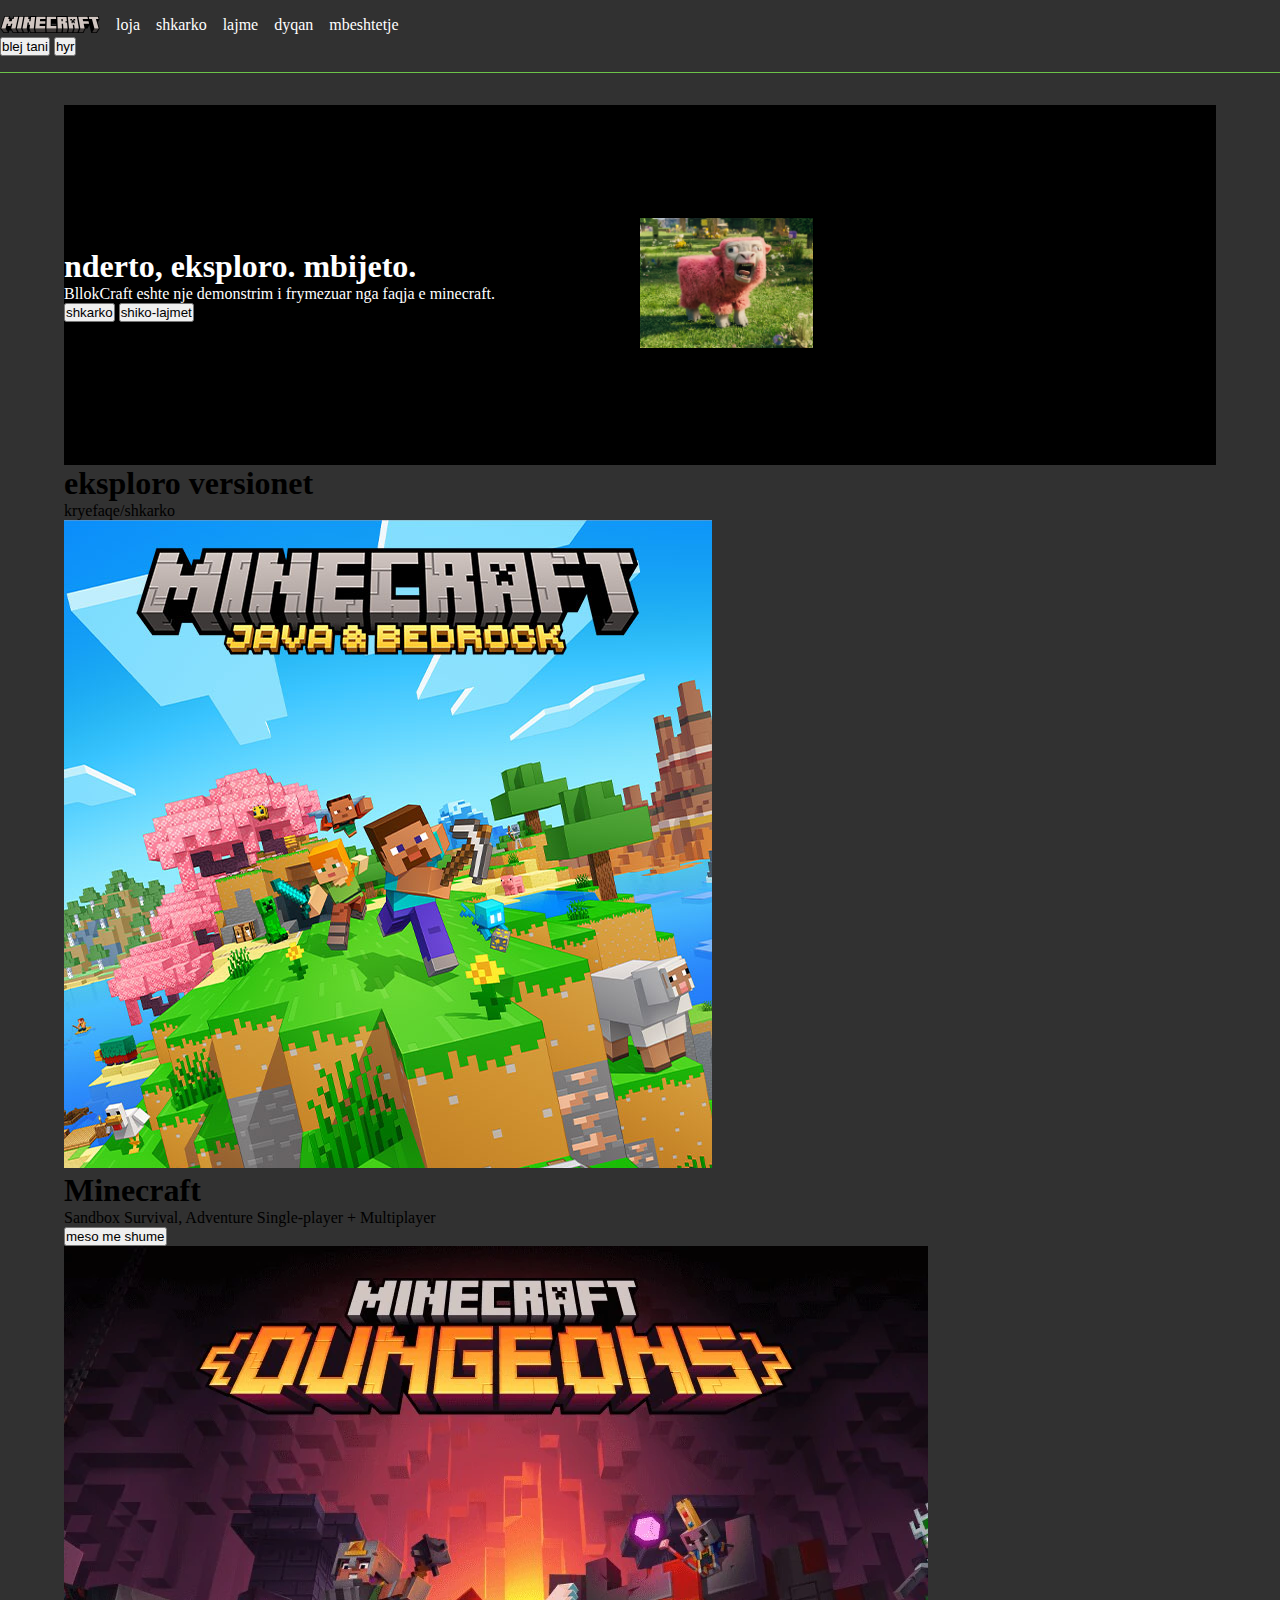
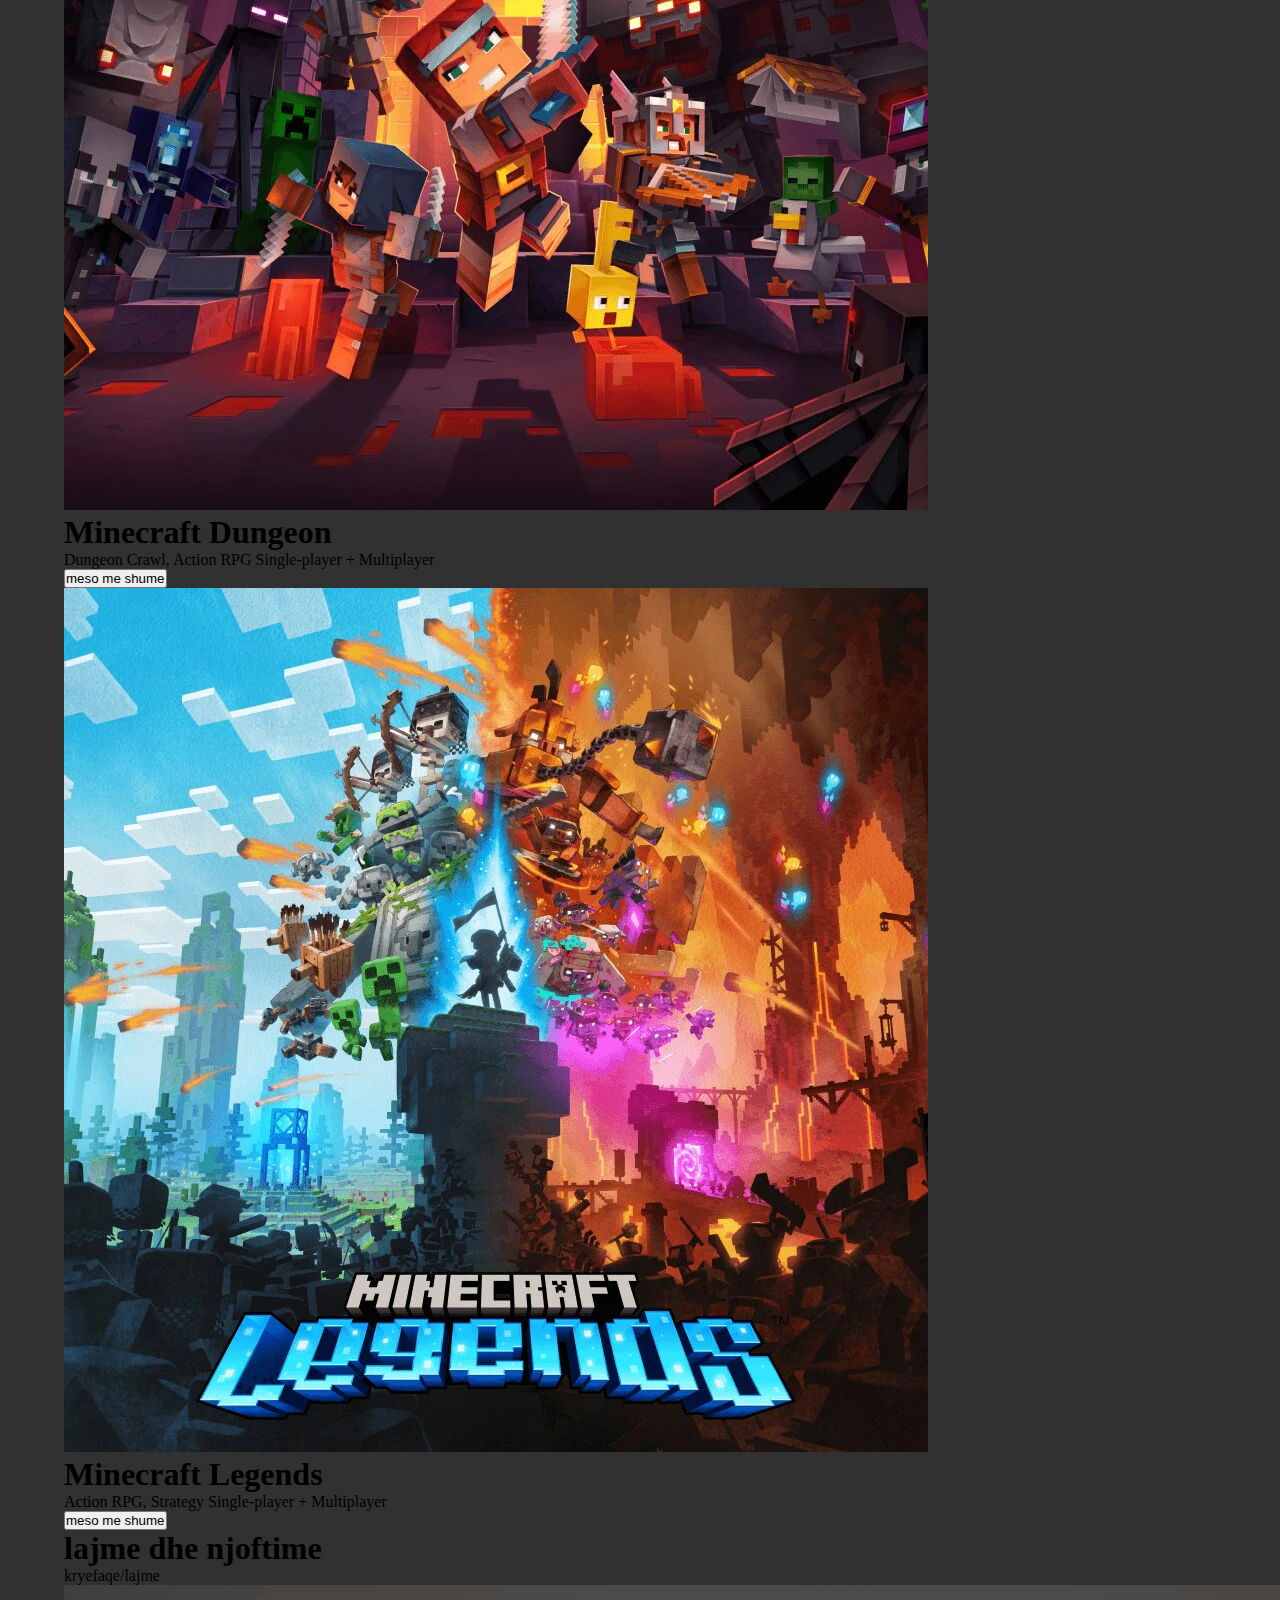
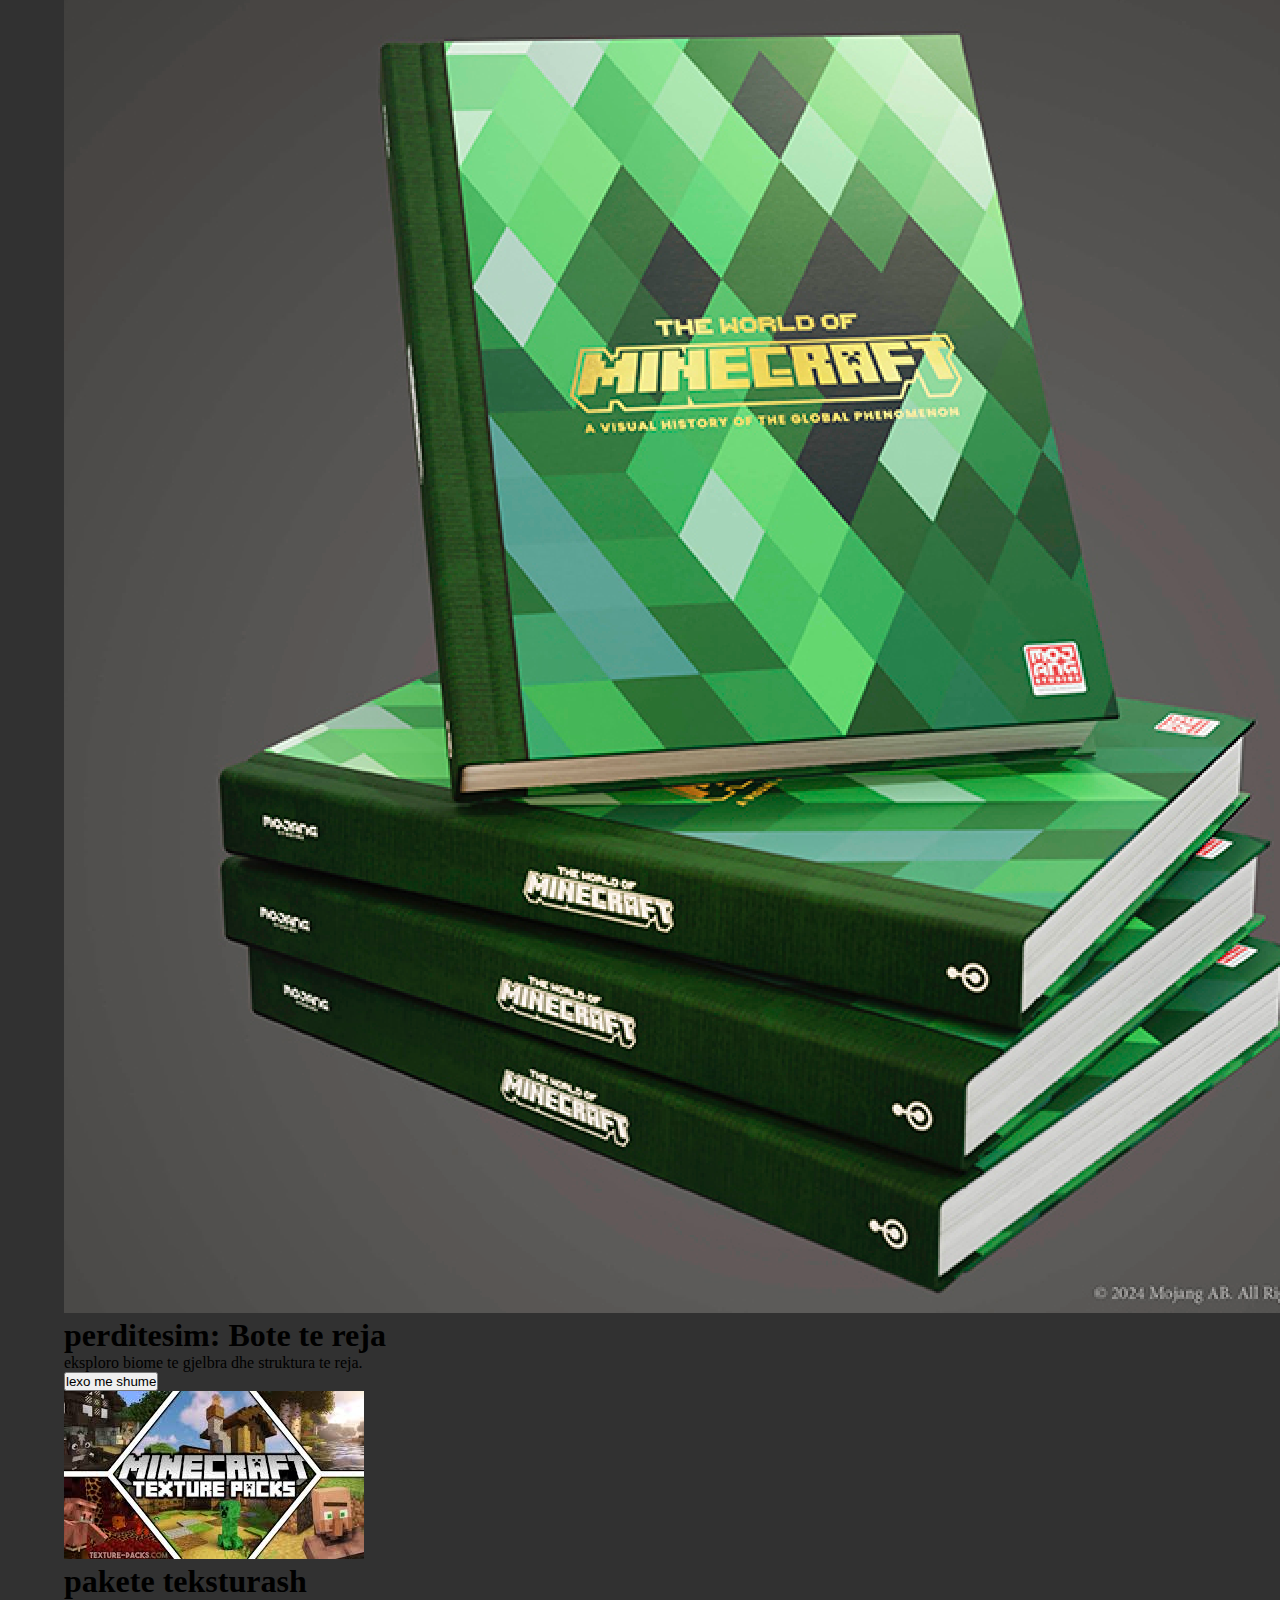
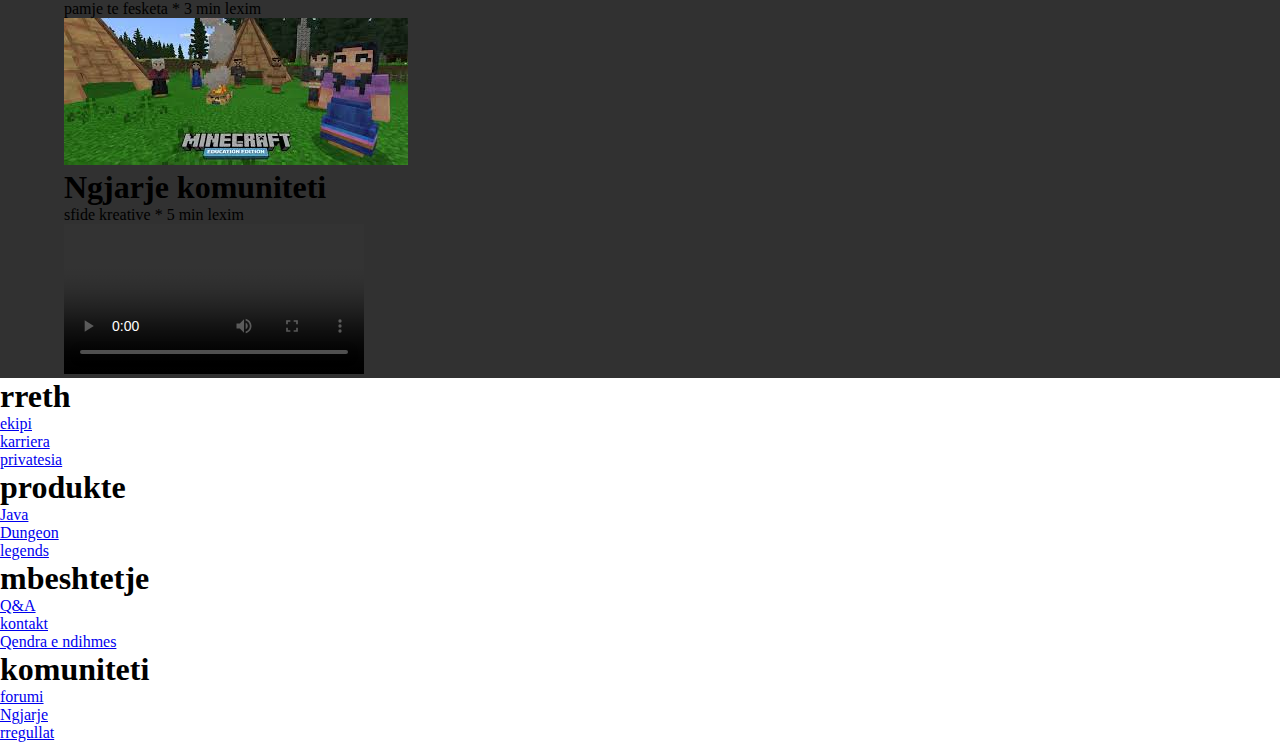
<file: index.html>
<!DOCTYPE html>
<html lang="en">
  <head>
    <meta charset="UTF-8" />
    <meta name="viewport" content="width=device-width, initial-scale=1.0" />
    <title>Document</title>
    <link rel="stylesheet" href="./style.css" />
  </head>
  <body>
    <header>
      <nav>
        <div class="logo">
          <img width="100px" src="/assets/images/minecraft-logo.svg" />
        </div>

        <ul>
          <li>
            <a href="#">loja</a>
          </li>

          <li>
            <a href="#">shkarko</a>
          </li>

          <li>
            <a href="#">lajme</a>
          </li>

          <li>
            <a href="#">dyqan</a>
          </li>

          <li>
            <a href="#">mbeshtetje</a>
          </li>
        </ul>
      </nav>

      <div class="buttonWrapper">
        <button class="blej">blej tani</button>
        <button class="hyr">hyr</button>
      </div>
    </header>
    <div class="main-wrapper">
      <main>
        <div class="box-main">
          <div class="left-box">
            <h1>nderto, eksploro. mbijeto.</h1>
            <p>
              BllokCraft eshte nje demonstrim i frymezuar nga faqja e minecraft.
            </p>
            <button class="shkarko">shkarko</button>
            <button class="shiko-lajmet">shiko-lajmet</button>
          </div>

          <div class="right-box">
            <img src="/assets/images/box-img.jpg" />
          </div>
        </div>

        <div class="versionet">
          <div class="versionet-titull">
            <h1>eksploro versionet</h1>
            <p>kryefaqe/shkarko</p>
          </div>

          <div class="box-versionet">
            <div class="versionet-left-box">
              <img src="/assets/images/javaed.jpg" />
              <h1>Minecraft</h1>
              <p>Sandbox Survival, Adventure Single-player + Multiplayer</p>
              <button>meso me shume</button>
            </div>
            <div class="versionet-mid-box">
              <img src="/assets/images/dunged.webp" />
              <h1>Minecraft Dungeon</h1>
              <p>Dungeon Crawl, Action RPG Single-player + Multiplayer</p>
              <button>meso me shume</button>
            </div>
            <div class="versionet-right-box">
              <img src="/assets/images/legends.webp" />
              <h1>Minecraft Legends</h1>
              <p>Action RPG, Strategy Single-player + Multiplayer</p>
              <button>meso me shume</button>
            </div>
          </div>
        </div>

        <div class="lajme-njoftime-box">
          <div class="lajme-njoftime-titull">
            <h1>lajme dhe njoftime</h1>
            <p>kryefaqe/lajme</p>
          </div>
          <div class="lajme-njoftime-left-box">
            <img src="/assets/images/world-of-minecraft.png" />
            <h1>perditesim: Bote te reja</h1>
            <p>eksploro biome te gjelbra dhe struktura te reja.</p>
            <button>lexo me shume</button>
          </div>
          <div class="lajme-njoftime-right-top-box">
            <img src="/assets/images/texture-packs.jpg" />
            <h1>pakete teksturash</h1>
            <p>pamje te fesketa * 3 min lexim</p>
          </div>
          <div class="lajme-njoftime-right-bottom-box">
            <img src="/assets/images/community.jpg" />
            <h1>Ngjarje komuniteti</h1>
            <p>sfide kreative * 5 min lexim</p>
          </div>
        </div>

        <div class="video-box">
          <video controls></video>
        </div>
      </main>
    </div>

    <footer>
      <ul class="rreth-box">
        <h1>rreth</h1>
        <li>
          <a href="#">ekipi</a>
        </li>
        <li>
          <a href="#">karriera</a>
        </li>
        <li>
          <a href="#">privatesia</a>
        </li>
      </ul>

      <ul class="produkte-box">
        <h1>produkte</h1>
        <li>
          <a href="#">Java</a>
        </li>
        <li>
          <a href="#">Dungeon</a>
        </li>
        <li>
          <a href="#">legends</a>
        </li>
      </ul>

      <ul class="mbeshtetje-box">
        <h1>mbeshtetje</h1>
        <li>
          <a href="#">Q&A</a>
        </li>
        <li>
          <a href="#">kontakt</a>
        </li>
        <li>
          <a href="#">Qendra e ndihmes</a>
        </li>
      </ul>

      <ul class="komuniteti-box">
        <h1>komuniteti</h1>
        <li>
          <a href="#">forumi</a>
        </li>
        <li>
          <a href="#">Ngjarje</a>
        </li>
        <li>
          <a href="#">rregullat</a>
        </li>
      </ul>
    </footer>
  </body>
</html>
</file>
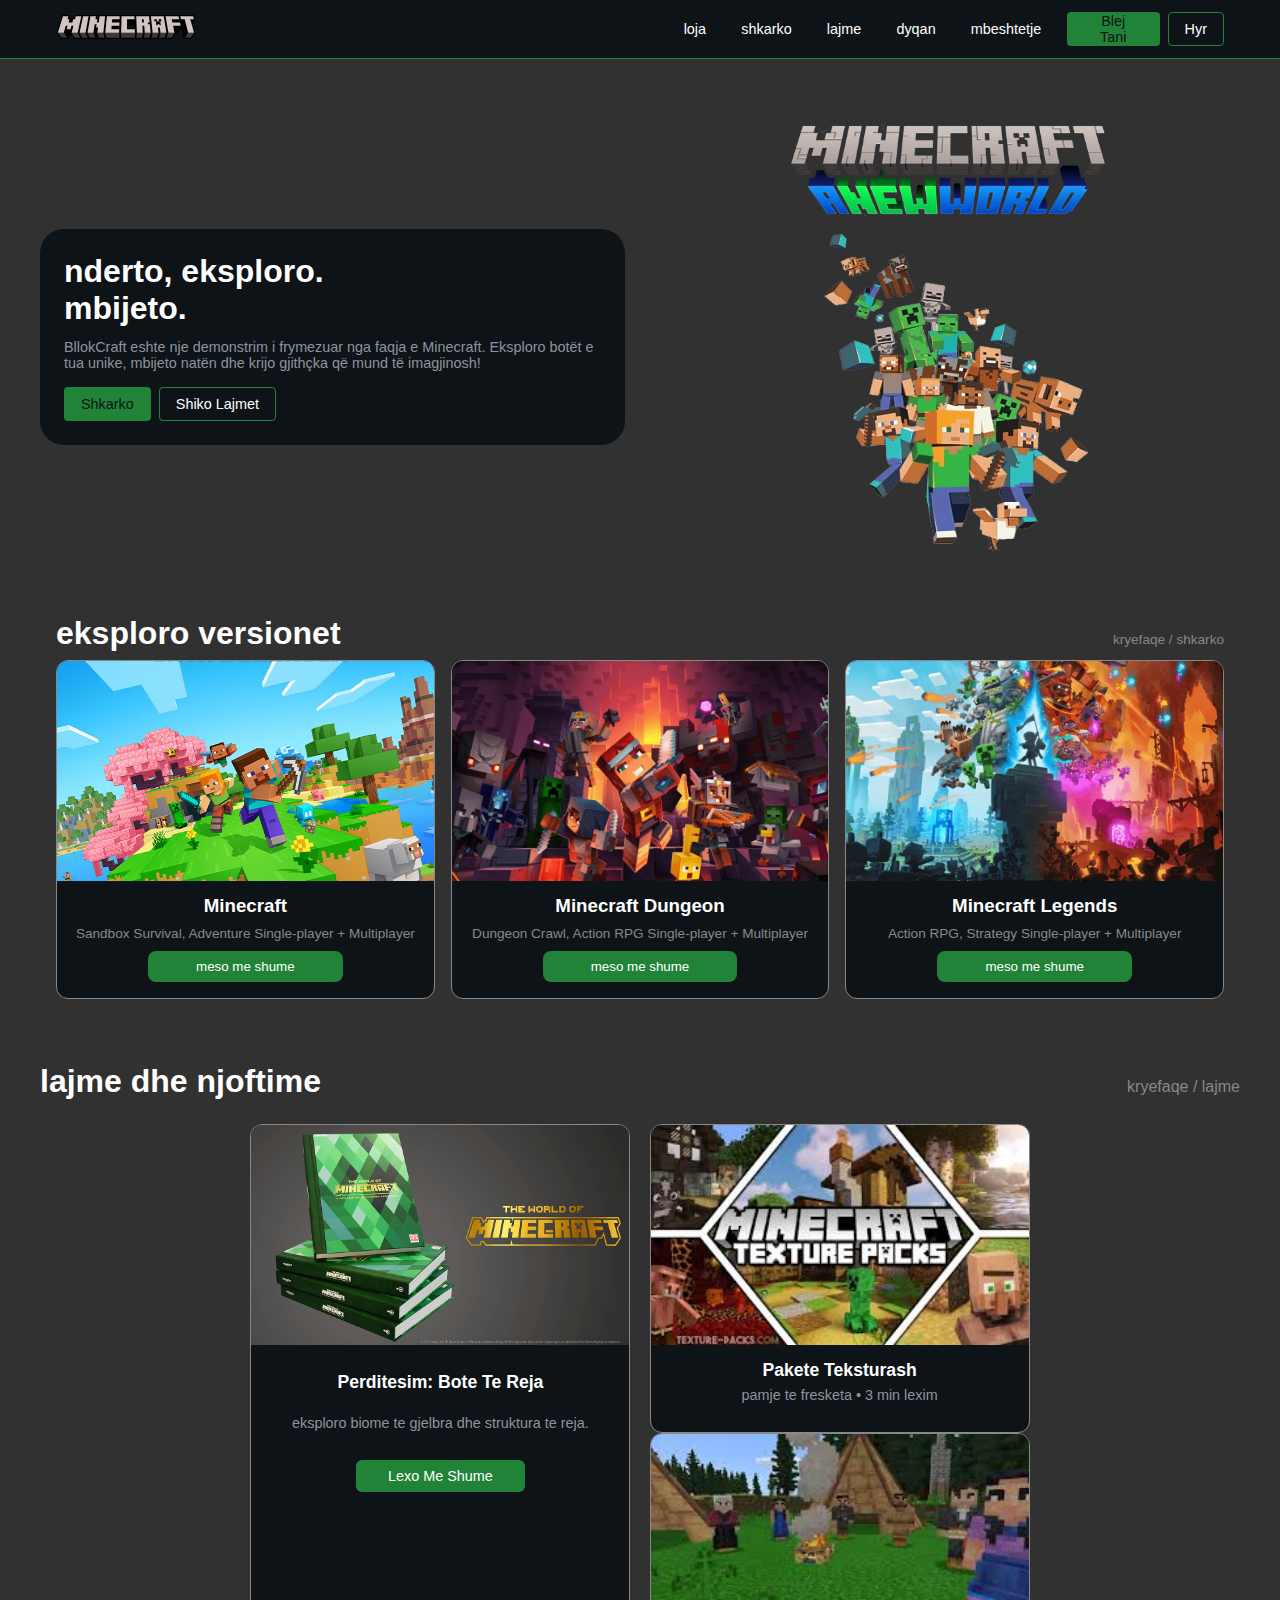
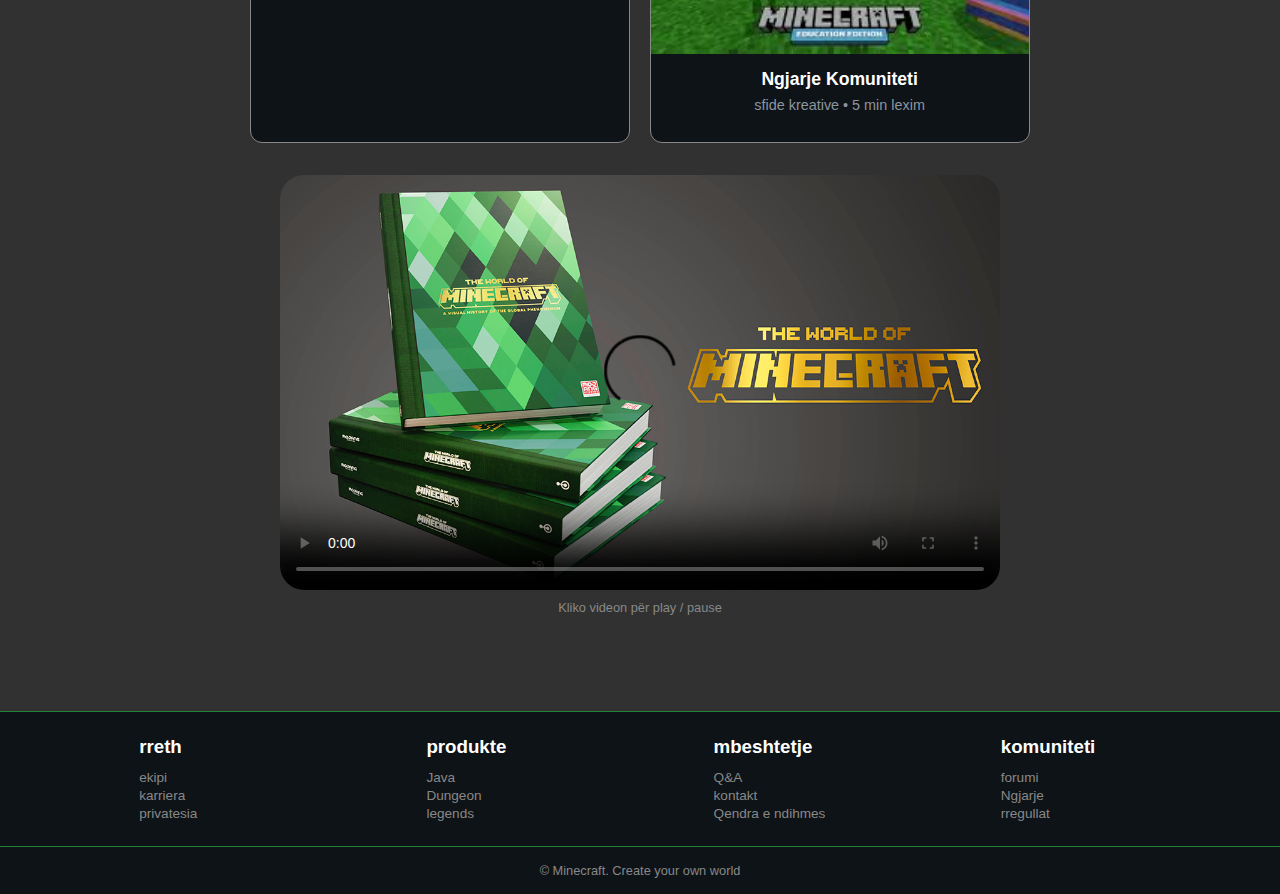
<file: Final-Projekt/index.html>
<!DOCTYPE html>
<html lang="sq">
  <head>
    <meta charset="UTF-8" />
    <meta name="viewport" content="width=device-width, initial-scale=1.0" />
    <title>BllokCraft</title>

    <!-- CSS i jashtëm -->
    <link rel="stylesheet" href="style.css" />
  </head>

  <body>
    <!-- ========== HEADER ========== -->
    <header>
      <div class="container header-inner">
        <nav class="nav-bar">
          <div class="logo">
            <img src="/assets/images/minecraft-logo.svg" alt="minecraft-logo" />
          </div>

          <!-- Hamburger button -->
          <button class="nav-toggle" aria-label="Hap mbyll menun">
            <span></span>
            <span></span>
            <span></span>
          </button>

          <ul class="nav-menu">
            <li><a href="#">loja</a></li>
            <li><a href="#">shkarko</a></li>
            <li><a href="#">lajme</a></li>
            <li><a href="#">dyqan</a></li>
            <li><a href="#">mbeshtetje</a></li>
          </ul>
        </nav>

        <div class="auth-buttons">
          <button class="btn-blej btn">blej tani</button>
          <button class="btn-hyr btn">
            <a href="index/login.html">hyr</a>
          </button>
        </div>
      </div>
    </header>

    <!-- ========== BACKGROUND WRAPPER ========== -->
    <div class="background-wrapper">
      <section class="homepage">
        <!-- HERO SECTION -->
        <section class="first-section container" id="shkarko">
          <div class="hero-left">
            <h1>
              nderto, eksploro. <br />
              mbijeto.
            </h1>

            <p>
              BllokCraft eshte nje demonstrim i frymezuar nga faqja e Minecraft.
              Eksploro botët e tua unike, mbijeto natën dhe krijo gjithçka që
              mund të imagjinosh!
            </p>

            <div class="hero-buttons">
              <button class="btn-shkarko btn">shkarko</button>
              <button class="btn-shiko-lajmet btn">shiko lajmet</button>
            </div>
          </div>

          <div class="hero-right">
            <img
              src="/assets/images/Minecraft_-_A_New_World-removebg-preview.png"
              alt="minecraft world"
            />
            <img
              src="/assets/images/minecraft-characters-removebg-preview.png"
              alt="characters"
            />
          </div>
        </section>

        <!-- VERSIONET -->
        <section class="versions-section">
          <div class="versions-title container">
            <h1>eksploro versionet</h1>
            <p>kryefaqe / shkarko</p>
          </div>

          <section class="versions-list container">
            <div class="version-card img-size">
              <img src="/assets/images/javaed.jpg" alt="minecraft java" />
              <h3>Minecraft</h3>
              <p>Sandbox Survival, Adventure Single-player + Multiplayer</p>
              <button class="btn-version">meso me shume</button>
            </div>

            <div class="version-card img-size">
              <img src="/assets/images/dunged.webp" alt="minecraft dungeon" />
              <h3>Minecraft Dungeon</h3>
              <p>Dungeon Crawl, Action RPG Single-player + Multiplayer</p>
              <button class="btn-version">meso me shume</button>
            </div>

            <div class="version-card img-size">
              <img src="/assets/images/legends.webp" alt="minecraft legends" />
              <h3>Minecraft Legends</h3>
              <p>Action RPG, Strategy Single-player + Multiplayer</p>
              <button class="btn-version">meso me shume</button>
            </div>
          </section>
        </section>

        <!-- LAJME -->
        <section class="news-section container" id="lajme">
          <div class="news-title">
            <h1>lajme dhe njoftime</h1>
            <p>kryefaqe / lajme</p>
          </div>

          <section class="news-wrapper">
            <div class="news-main-box news-box">
              <img
                src="/assets/images/world-of-minecraft.png"
                alt="world update"
              />
              <h4>perditesim: Bote te reja</h4>
              <p>eksploro biome te gjelbra dhe struktura te reja.</p>
              <button class="btn btn-news">lexo me shume</button>
            </div>

            <div class="news-side-boxes">
              <div class="news-box">
                <img
                  src="/assets/images/texture-packs.jpg"
                  alt="texture packs"
                />
                <h4>pakete teksturash</h4>
                <p>pamje te fresketa • 3 min lexim</p>
              </div>

              <div class="news-box">
                <img src="/assets/images/community.jpg" alt="community" />
                <h4>Ngjarje komuniteti</h4>
                <p>sfide kreative • 5 min lexim</p>
              </div>
            </div>
          </section>
        </section>

        <!-- VIDEO SECTION -->
        <section class="video-section container">
          <video controls poster="/assets/images/world-of-minecraft.png">
            <source src="" type="video/mp4" />
          </video>
          <p class="video-hint">Kliko videon për play / pause</p>
        </section>
      </section>
    </div>

    <!-- ========== FOOTER ========== -->
    <footer>
      <ul class="footer-box">
        <h3>rreth</h3>
        <li><a href="#">ekipi</a></li>
        <li><a href="#">karriera</a></li>
        <li><a href="#">privatesia</a></li>
      </ul>

      <ul class="footer-box">
        <h3>produkte</h3>
        <li><a href="">Java</a></li>
        <li><a href="#">Dungeon</a></li>
        <li><a href="#">legends</a></li>
      </ul>

      <ul class="footer-box">
        <h3>mbeshtetje</h3>
        <li><a href="#">Q&A</a></li>
        <li><a href="#">kontakt</a></li>
        <li><a href="#">Qendra e ndihmes</a></li>
      </ul>

      <ul class="footer-box">
        <h3>komuniteti</h3>
        <li><a href="#">forumi</a></li>
        <li><a href="#">Ngjarje</a></li>
        <li><a href="#">rregullat</a></li>
      </ul>
    </footer>

    <section class="outer-footer">
      <p>© <span id="year"></span> Minecraft. Create your own world</p>
    </section>

    <!-- JavaScript i jashtëm -->
    <script src="script.js"></script>
  </body>
</html>
</file>
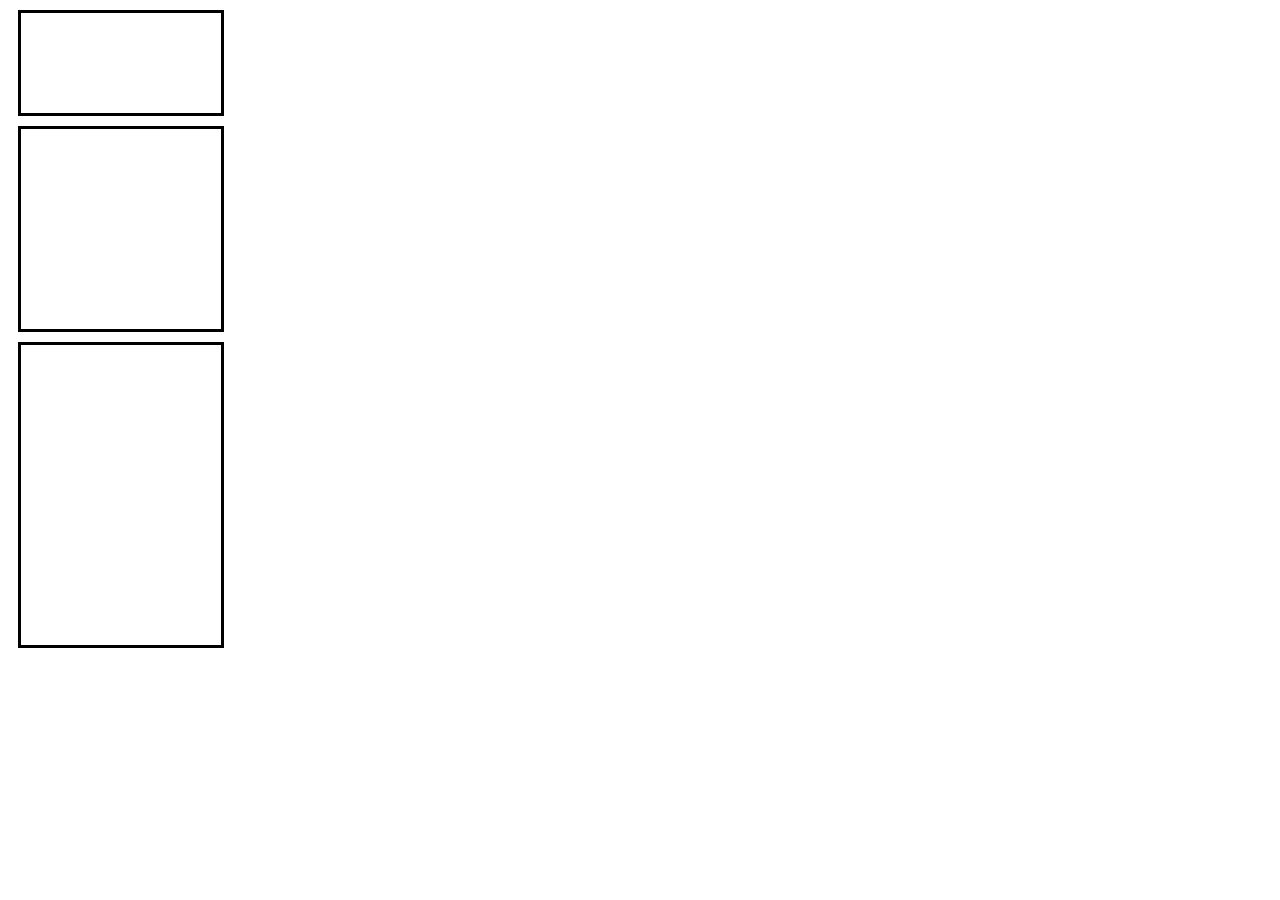
<file: flex-box-practice/index.html>
<!DOCTYPE html>
<html lang="en">
<head>
    <meta charset="UTF-8">
    <meta name="viewport" content="width=device-width, initial-scale=1.0">
    <title>Document</title>
    <link rel="stylesheet" href="style.css">
</head>
<body>
    <div class="flexbox-container">
        <div class="flexbox-item flexbox-item-1"></div>
        <div class="flexbox-item flexbox-item-2"></div>
        <div class="flexbox-item flexbox-item-3"></div>

    </div>
</body>
</html>
</file>
<file: style.css>
* {
  margin: 0;
  padding: 0;
  box-sizing: border-box;
}
header{
  background-color: #313131;
  border-bottom: #6cc349 1px solid;
  padding: 1rem 0;
}
header .container {
  display: flex;
  align-items: center;
  justify-content: space-between;
}
.container{
  width:100%;
  max-width: 1200px;
  margin: auto;
}
.main-wrapper {
  padding: 2rem 4rem 0 4rem;
  background-color: #313131;
}

header nav {
  display: flex;
}

header nav ul {
  display: flex;
  list-style-type: none;
}
header nav ul li a {
  padding-left: 1rem;
  color: #fff;
  text-decoration: none;
}

main .box-main {
  width: 100%;
  display: flex;
  align-items: center;
  height: 40vh;
  background-color: black;

}

main .box-main .left-box,
main .box-main .right-box{
  width: 50%;
  color: white;
}

main .box-main img {
  width: 30%;
  height: auto;
}
</file>
<file: flex-box-practice/style.css>
.flexbox-container {
}


.flexbox-item  {
    width: 200px;
    margin: 10px; 
    border: 3px solid black; 
    
}

.flexbox-item-1 {

    min-height: 100px;
}

.flexbox-item-2 {

    min-height: 200px;
}

.flexbox-item-3 {

    min-height: 300px;
}
</file>
<file: Final-Projekt/style.css>
/* ========== RESET BAZË ========== */
* {
  margin: 0;
  padding: 0;
  box-sizing: border-box;
}

body {
  font-family: Arial, Helvetica, sans-serif;
  background-color: #313131;
  color: #fff;
}

a {
  color: inherit;
  text-decoration: none;
}

ul {
  list-style: none;
}

p {
  color: #888;
}

/* ========== UTILITET ========== */
.container {
  max-width: 1200px;
  width: 100%;
  margin: 0 auto;
  padding: 0 1rem;
}

.btn {
  padding: 0.5rem 1rem;
  border-radius: 4px;
  border: 1px solid transparent;
  background: transparent;
  cursor: pointer;
  text-transform: capitalize;
  font-size: 0.9rem;
  transition: 0.15s ease;
}

/* ========== HEADER ========== */
header {
  background-color: #0e1317;
  border-bottom: 1px solid #218337;
  padding: 0.75rem 0;
}

.header-inner {
  display: flex;
  align-items: center;
  justify-content: space-between;
  gap: 1rem;
}

.nav-bar {
  display: flex;
  align-items: center;
  gap: 2rem;
  justify-content: space-between;
  width: 100%;
}

.logo img {
  width: 140px;
}

/* Hamburger button */
.nav-toggle {
  display: none;
  flex-direction: column;
  gap: 4px;
  background: none;
  border: none;
  cursor: pointer;
}

.nav-toggle span {
  width: 23px;
  height: 3px;
  background-color: #41c95a;
  border-radius: 2px;
  transition: 0.25s ease;
}

.nav-toggle-open span {
  background-color: #ff5454;
}

.nav-toggle-open span:nth-child(1) {
  transform: translateY(6px) rotate(45deg);
}
.nav-toggle-open span:nth-child(2) {
  opacity: 0;
}
.nav-toggle-open span:nth-child(3) {
  transform: translateY(-6px) rotate(-45deg);
}

.nav-menu {
  display: flex;
  gap: 1rem;
}

.nav-menu li a {
  padding: 0.3rem 0.6rem;
  font-size: 0.9rem;
}

/* Buttons right */
.auth-buttons {
  display: flex;
  gap: 0.5rem;
}

.btn-blej {
  padding: 0 2rem;
  background-color: #218337;
  color: #0e1317;
}

.btn-hyr {
  border: 1px solid #218337;
  color: #fff;
}

.btn:hover {
  border-color: #218337;
  background: transparent;
  color: #218337;
}

/* ========== HOMEPAGE / HERO ========== */
.background-wrapper {
  background-color: #313131;
}

.homepage {
  padding-bottom: 3rem;
}

.first-section {
  display: flex;
  align-items: center;
  justify-content: space-between;
  gap: 2rem;
  padding: 4rem 0;
}

.hero-left {
  width: 50%;
  background-color: #0e1317;
  padding: 1.5rem;
  border-radius: 1.5rem;
}

.hero-left p {
  margin: 0.8rem 0 1rem;
  color: #8c959f;
  font-size: 0.9rem;
}

.hero-buttons {
  display: flex;
  gap: 0.5rem;
  flex-wrap: wrap;
}

.btn-shkarko {
  background-color: #218337;
  color: #0e1317;
}

.btn-shiko-lajmet {
  border: 1px solid #218337;
  color: #fff;
}

.hero-right {
  width: 50%;
  display: flex;
  flex-direction: column;
  align-items: center;
  gap: 1rem;
}

.hero-right img:first-child {
  max-width: 320px;
}

.hero-right img:last-child {
  max-width: 280px;
}

/* ========== VERSIONET ========== */
.versions-section {
  padding-bottom: 2rem;
}

.versions-title {
  display: flex;
  justify-content: space-between;
  align-items: baseline;
  padding-bottom: 0.5rem;
}

.versions-title p {
  font-size: 0.85rem;
}

.versions-list {
  display: flex;
  flex-wrap: wrap;
  gap: 1rem;
}

.version-card {
  flex: 1;
  min-width: 250px;
  max-width: 380px;
  border: 1px solid #888;
  border-radius: 12px;
  overflow: hidden;
  background-color: #0e1317;
  text-align: center;
  padding-bottom: 1rem;
  transition: 0.25s ease;
}

.version-card:hover {
  transform: translateY(-4px);
  border-color: #41c95a;
  box-shadow: 0 0 12px rgba(65, 201, 90, 0.4);
}

.version-card img {
  width: 100%;
  height: 220px;
  object-fit: cover;
}

.version-card h3 {
  margin: 0.6rem 0;
}

.version-card p {
  padding: 0 1rem;
  margin-bottom: 0.6rem;
  font-size: 0.85rem;
}

.btn-version {
  padding: 0.5rem 3rem;
  color: #fff;
  background: #218337;
  border-radius: 0.5rem;
  border: none;
  cursor: pointer;
  transition: 0.2s ease;
}

.btn-version:hover {
  background: transparent;
  border: 1px solid #218337;
  color: #41c95a;
}

/* ========== NEWS — VERSION STYLE ========== */

.news-section {
  padding: 2rem 0;
}

.news-title {
  display: flex;
  justify-content: space-between;
  align-items: baseline;
  margin-bottom: 1.5rem;
}

.news-wrapper {
  display: flex;
  flex-wrap: wrap;
  gap: 1.2rem;
  justify-content: center;
}

.news-box {
  flex: 1;
  min-width: 260px;
  max-width: 380px;
  background-color: #0e1317;
  border: 1px solid #888;
  border-radius: 12px;
  overflow: hidden;
  text-align: center;
  padding-bottom: 1rem;
  transition: 0.25s ease;
}

.news-box:hover {
  transform: translateY(-4px);
  border-color: #41c95a;
  box-shadow: 0 0 12px rgba(65, 201, 90, 0.4);
}
.news-main-box {
  display: flex;
  flex-direction: column;
  align-items: center;
  gap: 1rem;
}

.news-box img {
  width: 100%;
  height: 220px;
  object-fit: cover;
}

.news-box h4 {
  margin-top: 0.7rem;
  color: #fff;
  font-size: 1.1rem;
  text-transform: capitalize;
}

.news-box p {
  margin: 0.4rem 0 0.8rem;
  font-size: 0.9rem;
  color: #8c959f;
}

.btn-news {
  padding: 0.5rem 2rem;
  background-color: #218337;
  color: white;
  border-radius: 6px;
  border: none;
  cursor: pointer;
  transition: 0.25s ease;
}

.btn-news:hover {
  background: transparent;
  border: 1px solid #218337;
  color: #41c95a;
}

/* ========== VIDEO ========== */
.video-section {
  display: flex;
  flex-direction: column;
  align-items: center;
  gap: 0.6rem;
  padding-bottom: 3rem;
}

.video-section video {
  width: 70%;
  max-width: 720px;
  border-radius: 1.5rem;
  cursor: pointer;
}

.video-hint {
  font-size: 0.8rem;
  text-align: center;
}

/* ========== FOOTER ========== */
footer {
  background-color: #0e1317;
  border-top: 1px solid #218337;
  border-bottom: 1px solid #218337;
  padding: 1.5rem 0.5rem;
  display: flex;
  justify-content: space-evenly;
  flex-wrap: wrap;
  gap: 1rem;
}

.footer-box {
  min-width: 140px;
}

.footer-box h3 {
  margin-bottom: 0.6rem;
}

.footer-box a {
  font-size: 0.85rem;
  color: #888;
}

.outer-footer {
  background-color: #0e1317;
  text-align: center;
  padding: 1rem;
  font-size: 0.8rem;
}

/* ========== RESPONSIVE ========== */
@media (max-width: 1024px) {
  .versions-list {
    justify-content: center;
  }
  .video-section video {
    width: 90%;
  }
}

@media (max-width: 768px) {
  .header-inner {
    flex-direction: column;
    align-items: flex-start;
  }

  .nav-bar {
    width: 100%;
    justify-content: space-between;
  }

  .nav-toggle {
    display: flex;
  }

  .nav-menu {
    flex-direction: column;
    width: 100%;
    background-color: #0e1317;
    margin-top: 0.5rem;
    padding: 1.5rem 0;
    display: none;
    border-top: 1px solid #218337;
    border-bottom: 1px solid #218337;
  }

  .nav-menu.nav-menu-open {
    display: flex;
  }

  .nav-menu li {
    text-align: center;
    padding: 0.7rem 0;
  }

  .nav-menu li a {
    font-size: 1.1rem;
    color: #d6ffd6;
    text-shadow: 0 0 6px #218337;
  }

  .first-section {
    flex-direction: column;
    padding: 2.5rem 0;
  }

  .hero-left,
  .hero-right {
    width: 100%;
  }

  .versions-title,
  .news-title {
    flex-direction: column;
    gap: 0.25rem;
  }

  .news-wrapper {
    flex-direction: column;
    align-items: center;
  }

  footer {
    text-align: center;
  }
}

@media (max-width: 480px) {
  .hero-left {
    padding: 1rem;
  }

  .btn {
    width: 100%;
  }
}
</file>
